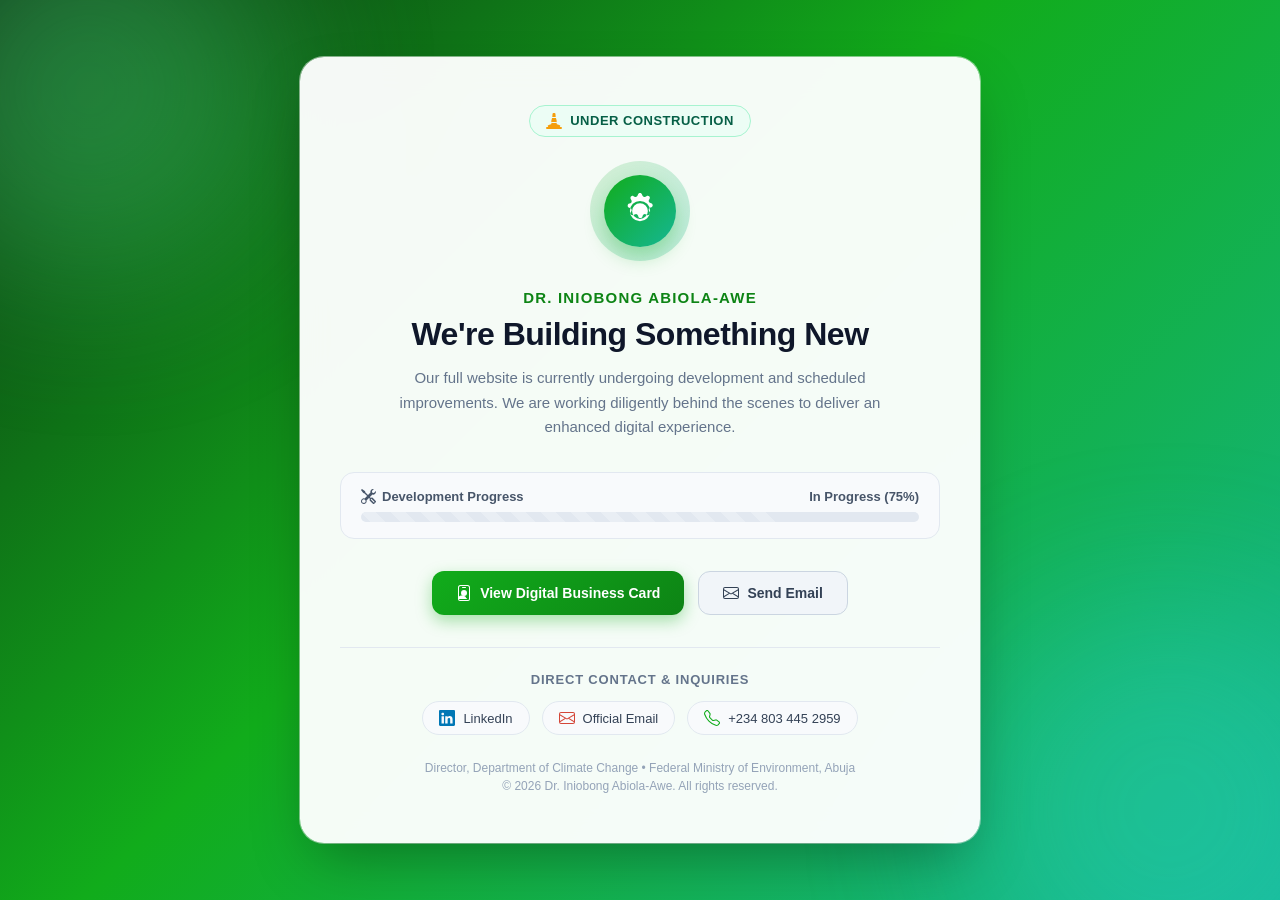
<file: index.html>
<!DOCTYPE html>
<html lang="en">
<head>
    <meta charset="UTF-8">
    <meta name="viewport" content="width=device-width, initial-scale=1.0">
    <title>Under Construction | Dr. Iniobong Abiola-Awe</title>
    <!-- Internal CSS (No external stylesheet or CDN dependencies) -->
    <style>
        :root {
            --primary: #11ac1b;
            --primary-dark: #0d8415;
            --primary-light: #58a24b;
            --accent: #15b794;
            --bg-gradient: linear-gradient(135deg, #0d3813 0%, #11ac1b 45%, #15b794 100%);
            --card-bg: rgba(255, 255, 255, 0.96);
            --text-dark: #1e293b;
            --text-muted: #64748b;
        }

        * {
            margin: 0;
            padding: 0;
            box-sizing: border-box;
        }

        body {
            min-height: 100vh;
            display: flex;
            align-items: center;
            justify-content: center;
            background: var(--bg-gradient);
            font-family: 'Segoe UI', -apple-system, BlinkMacSystemFont, Roboto, Helvetica, Arial, sans-serif;
            color: var(--text-dark);
            padding: 24px 16px;
            position: relative;
            overflow-x: hidden;
        }

        /* Ambient background glow elements */
        .bg-shape {
            position: fixed;
            border-radius: 50%;
            filter: blur(80px);
            z-index: 0;
            opacity: 0.35;
            pointer-events: none;
        }

        .bg-shape-1 {
            width: 380px;
            height: 380px;
            background: #4ade80;
            top: -100px;
            left: -100px;
        }

        .bg-shape-2 {
            width: 420px;
            height: 420px;
            background: #2dd4bf;
            bottom: -120px;
            right: -100px;
        }

        /* Main Container Card */
        .card-container {
            position: relative;
            z-index: 1;
            width: 100%;
            max-width: 680px;
            background: var(--card-bg);
            backdrop-filter: blur(16px);
            border-radius: 24px;
            box-shadow: 0 25px 60px -15px rgba(0, 0, 0, 0.35), 0 0 0 1px rgba(255, 255, 255, 0.5);
            padding: 48px 40px;
            text-align: center;
            animation: fadeIn 0.8s cubic-bezier(0.16, 1, 0.3, 1);
        }

        @keyframes fadeIn {
            from {
                opacity: 0;
                transform: translateY(20px) scale(0.98);
            }
            to {
                opacity: 1;
                transform: translateY(0) scale(1);
            }
        }

        /* General SVG Icon Helper */
        .svg-icon {
            display: inline-block;
            vertical-align: middle;
            fill: currentColor;
            flex-shrink: 0;
        }

        /* Status Badge */
        .badge {
            display: inline-flex;
            align-items: center;
            gap: 8px;
            background: #ecfdf5;
            color: #065f46;
            border: 1px solid #a7f3d0;
            padding: 7px 16px;
            border-radius: 9999px;
            font-size: 13px;
            font-weight: 600;
            letter-spacing: 0.5px;
            text-transform: uppercase;
            margin-bottom: 24px;
        }

        .badge-icon {
            color: #f59e0b;
        }

        /* Animated Center Icon */
        .icon-wrapper {
            position: relative;
            width: 100px;
            height: 100px;
            margin: 0 auto 28px;
            display: flex;
            align-items: center;
            justify-content: center;
        }

        .icon-bg {
            position: absolute;
            inset: 0;
            border-radius: 50%;
            background: linear-gradient(135deg, rgba(17, 172, 27, 0.15) 0%, rgba(21, 183, 148, 0.25) 100%);
            animation: pulseGlow 3s infinite ease-in-out;
        }

        .icon-inner {
            position: relative;
            width: 72px;
            height: 72px;
            border-radius: 50%;
            background: linear-gradient(135deg, #11ac1b, #15b794);
            color: #ffffff;
            display: flex;
            align-items: center;
            justify-content: center;
            box-shadow: 0 10px 20px rgba(17, 172, 27, 0.3);
        }

        .icon-inner .gear-svg {
            animation: spinGear 14s infinite linear;
        }

        @keyframes spinGear {
            from { transform: rotate(0deg); }
            to { transform: rotate(360deg); }
        }

        @keyframes pulseGlow {
            0%, 100% {
                transform: scale(1);
                opacity: 0.8;
            }
            50% {
                transform: scale(1.15);
                opacity: 0.4;
            }
        }

        /* Titles & text */
        h1 {
            font-size: 32px;
            font-weight: 800;
            color: #0f172a;
            line-height: 1.25;
            margin-bottom: 12px;
            letter-spacing: -0.5px;
        }

        .name-tag {
            font-size: 15px;
            font-weight: 700;
            color: #0d8415;
            text-transform: uppercase;
            letter-spacing: 1.2px;
            margin-bottom: 8px;
        }

        .description {
            font-size: 15px;
            line-height: 1.65;
            color: var(--text-muted);
            max-width: 520px;
            margin: 0 auto 32px;
        }

        /* Progress Bar */
        .progress-box {
            background: #f8fafc;
            border: 1px solid #e2e8f0;
            border-radius: 14px;
            padding: 16px 20px;
            margin-bottom: 32px;
            text-align: left;
        }

        .progress-header {
            display: flex;
            justify-content: space-between;
            align-items: center;
            margin-bottom: 8px;
            font-size: 13px;
            font-weight: 600;
            color: #475569;
        }

        .progress-title {
            display: inline-flex;
            align-items: center;
            gap: 6px;
        }

        .progress-track {
            width: 100%;
            height: 10px;
            background: #e2e8f0;
            border-radius: 999px;
            overflow: hidden;
            position: relative;
        }

        .progress-bar-fill {
            width: 75%;
            height: 100%;
            background: linear-gradient(90deg, #11ac1b, #15b794);
            border-radius: 999px;
            position: relative;
            background-size: 30px 30px;
            background-image: linear-gradient(
                45deg,
                rgba(255, 255, 255, 0.25) 25%,
                transparent 25%,
                transparent 50%,
                rgba(255, 255, 255, 0.25) 50%,
                rgba(255, 255, 255, 0.25) 75%,
                transparent 75%,
                transparent
            );
            animation: moveStripes 2s linear infinite;
        }

        @keyframes moveStripes {
            0% { background-position: 0 0; }
            100% { background-position: 30px 0; }
        }

        /* Action Buttons */
        .actions {
            display: flex;
            gap: 14px;
            justify-content: center;
            flex-wrap: wrap;
            margin-bottom: 32px;
        }

        .btn {
            display: inline-flex;
            align-items: center;
            justify-content: center;
            gap: 8px;
            padding: 13px 24px;
            border-radius: 12px;
            font-size: 14px;
            font-weight: 600;
            text-decoration: none;
            transition: all 0.25s ease;
            cursor: pointer;
        }

        .btn-primary {
            background: linear-gradient(135deg, #11ac1b, #0d8415);
            color: #ffffff;
            box-shadow: 0 6px 16px rgba(17, 172, 27, 0.35);
            border: none;
        }

        .btn-primary:hover {
            background: linear-gradient(135deg, #0d8415, #0a6510);
            transform: translateY(-2px);
            box-shadow: 0 8px 20px rgba(17, 172, 27, 0.45);
            color: #ffffff;
        }

        .btn-secondary {
            background: #f1f5f9;
            color: #334155;
            border: 1px solid #cbd5e1;
        }

        .btn-secondary:hover {
            background: #e2e8f0;
            color: #0f172a;
            transform: translateY(-2px);
        }

        /* Contact & Social Links */
        .contact-section {
            border-top: 1px solid #e2e8f0;
            padding-top: 24px;
        }

        .contact-heading {
            font-size: 13px;
            font-weight: 600;
            color: #64748b;
            text-transform: uppercase;
            letter-spacing: 0.8px;
            margin-bottom: 14px;
        }

        .contact-links {
            display: flex;
            align-items: center;
            justify-content: center;
            gap: 12px;
            flex-wrap: wrap;
        }

        .contact-link-pill {
            display: inline-flex;
            align-items: center;
            gap: 8px;
            padding: 8px 16px;
            border-radius: 999px;
            background: #f8fafc;
            border: 1px solid #e2e8f0;
            color: #334155;
            text-decoration: none;
            font-size: 13px;
            font-weight: 500;
            transition: all 0.2s ease;
        }

        .contact-link-pill:hover {
            background: #ffffff;
            border-color: #11ac1b;
            color: #11ac1b;
            transform: translateY(-1px);
            box-shadow: 0 4px 10px rgba(0, 0, 0, 0.05);
        }

        .icon-linkedin { color: #0077b5; }
        .icon-email { color: #d44638; }
        .icon-phone { color: #11ac1b; }

        /* Footer */
        .footer-note {
            margin-top: 24px;
            font-size: 12px;
            color: #94a3b8;
            line-height: 1.5;
        }

        /* Responsive */
        @media (max-width: 540px) {
            .card-container {
                padding: 36px 20px;
                border-radius: 20px;
            }

            h1 {
                font-size: 24px;
            }

            .btn {
                width: 100%;
            }

            .actions {
                flex-direction: column;
            }

            .contact-links {
                flex-direction: column;
                align-items: stretch;
            }

            .contact-link-pill {
                justify-content: center;
            }
        }
    </style>
</head>
<body>
    <!-- Ambient decorative glows -->
    <div class="bg-shape bg-shape-1"></div>
    <div class="bg-shape bg-shape-2"></div>

    <div class="card-container">
        <!-- Status Badge with inline SVG -->
        <div class="badge">
            <svg class="svg-icon badge-icon" width="16" height="16" viewBox="0 0 16 16">
                <path d="m9.97 4.88.953 3.811C10.159 8.878 9.14 9 8 9s-2.158-.122-2.923-.309L6.03 4.88C6.635 4.957 7.3 5 8 5s1.365-.043 1.97-.12zm-.245-.978L9.446.87C9.378.384 8.948 0 8.448 0H7.552c-.5 0-.93.384-.998.87L6.275 3.9C6.804 3.966 7.382 4 8 4s1.196-.034 1.725-.098m4.396 8.613a.5.5 0 0 1 .147.502L13.8 14H15a1 1 0 0 1 0 2H1a1 1 0 0 1 0-2h1.2l-.468-.985a.5.5 0 0 1 .148-.502C2.85 11.666 4.965 11 8 11s5.15.666 6.121 1.513M5.534 9.684C6.273 9.89 7.108 10 8 10s1.727-.11 2.466-.316l.729 2.916A16 16 0 0 1 8 13c-1.127 0-2.179-.108-3.195-.316z"/>
            </svg>
            <span>Under Construction</span>
        </div>

        <!-- Animated Center Icon -->
        <div class="icon-wrapper">
            <div class="icon-bg"></div>
            <div class="icon-inner">
                <svg class="svg-icon gear-svg" width="36" height="36" viewBox="0 0 16 16">
                    <path d="M7.068.727c.243-.97 1.62-.97 1.864 0l.071.286a1.13 1.13 0 0 0 1.622.534l.255-.153c.846-.507 1.879.358 1.372 1.204l-.153.255a1.13 1.13 0 0 0 .534 1.622l.286.071c.97.243.97 1.62 0 1.864l-.286.071a1.13 1.13 0 0 0-.534 1.622l.153.255c.507.846-.358 1.879-1.204 1.372l-.255-.153a1.13 1.13 0 0 0-1.622.534l-.071.286c-.243.97-1.62.97-1.864 0l-.071-.286a1.13 1.13 0 0 0-1.622-.534l-.255.153c-.846.507-1.879-.358-1.372-1.204l.153-.255a1.13 1.13 0 0 0-.534-1.622l-.286-.071c-.97-.243-.97-1.62 0-1.864l.286-.071a1.13 1.13 0 0 0 .534-1.622l-.153-.255c-.507-.846.358-1.879 1.204-1.372l.255.153a1.13 1.13 0 0 0 1.622-.534zM8 3.5a4.5 4.5 0 1 0 0 9 4.5 4.5 0 0 0 0-9M4.5 8a3.5 3.5 0 1 1 7 0 3.5 3.5 0 0 1-7 0"/>
                </svg>
            </div>
        </div>

        <!-- Identity & Heading -->
        <div class="name-tag">Dr. Iniobong Abiola-Awe</div>
        <h1>We're Building Something New</h1>
        <p class="description">
            Our full website is currently undergoing development and scheduled improvements.
            We are working diligently behind the scenes to deliver an enhanced digital experience.
        </p>

        <!-- Development Progress -->
        <div class="progress-box">
            <div class="progress-header">
                <span class="progress-title">
                    <svg class="svg-icon" width="15" height="15" viewBox="0 0 16 16">
                        <path d="M1 0 0 1l2.2 3.081a1 1 0 0 0 .815.419h.07a1 1 0 0 1 .708.293l2.675 2.675-2.617 2.654A3.003 3.003 0 0 0 0 13a3 3 0 1 0 5.878-.851l2.654-2.617.968.968-.305.914a1 1 0 0 0 .242 1.023l3.27 3.27a.997.997 0 0 0 1.414 0l1.586-1.586a.997.997 0 0 0 0-1.414l-3.27-3.27a1 1 0 0 0-1.023-.242L10.5 9.5l-.96-.96 2.68-2.643A3.005 3.005 0 0 0 16 3c0-.269-.035-.53-.102-.777l-2.14 2.141L12 4l-.364-1.757L13.777.102a3 3 0 0 0-3.675 3.68L7.462 6.46 4.793 3.793a1 1 0 0 1-.293-.707v-.071a1 1 0 0 0-.419-.814zm9.646 10.646a.5.5 0 0 1 .708 0l2.914 2.915a.5.5 0 0 1-.707.707l-2.915-2.914a.5.5 0 0 1 0-.708M3 11l.471.242.529.026.287.445.445.287.026.529L5 13l-.242.471-.026.529-.445.287-.287.445-.529.026L3 15l-.471-.242L2 14.732l-.287-.445L1.268 14l-.026-.529L1 13l.242-.471.026-.529.445-.287.287-.445.529-.026z"/>
                    </svg>
                    Development Progress
                </span>
                <span id="progressPercent">In Progress (75%)</span>
            </div>
            <div class="progress-track">
                <div class="progress-bar-fill" id="progressBar"></div>
            </div>
        </div>

        <!-- Primary Actions -->
        <div class="actions">
            <a href="index.html" class="btn btn-primary">
                <svg class="svg-icon" width="16" height="16" viewBox="0 0 16 16">
                    <path d="M6.5 2a.5.5 0 0 0 0 1h3a.5.5 0 0 0 0-1zM11 8a3 3 0 1 1-6 0 3 3 0 0 1 6 0"/>
                    <path d="M4.5 0A2.5 2.5 0 0 0 2 2.5V14a2 2 0 0 0 2 2h8a2 2 0 0 0 2-2V2.5A2.5 2.5 0 0 0 11.5 0zM3 2.5A1.5 1.5 0 0 1 4.5 1h7A1.5 1.5 0 0 1 13 2.5V14a1 1 0 0 1-1 1H4a1 1 0 0 1-1-1z"/>
                    <path d="M10.08 13.314c-.035-.386-.145-1.127-.852-1.748-.702-.616-1.848-1.066-3.228-1.066s-2.526.45-3.228 1.066c-.707.621-.817 1.362-.852 1.748A1 1 0 0 0 3 14h8a1 1 0 0 0 .08-.686"/>
                </svg>
                <span>View Digital Business Card</span>
            </a>
            <a href="mailto:iniabiolawe@yahoo.co.uk" class="btn btn-secondary">
                <svg class="svg-icon" width="16" height="16" viewBox="0 0 16 16">
                    <path d="M0 4a2 2 0 0 1 2-2h12a2 2 0 0 1 2 2v8a2 2 0 0 1-2 2H2a2 2 0 0 1-2-2zm2-1a1 1 0 0 0-1 1v.217l7 4.2 7-4.2V4a1 1 0 0 0-1-1zm13 2.383-4.708 2.825L15 11.105zm-.034 6.876-5.64-3.471L8 9.583l-1.326-.795-5.64 3.47A1 1 0 0 0 2 13h12a1 1 0 0 0 .966-.741M1 11.105l4.708-2.897L1 5.383z"/>
                </svg>
                <span>Send Email</span>
            </a>
        </div>

        <!-- Quick Contacts Section -->
        <div class="contact-section">
            <div class="contact-heading">Direct Contact & Inquiries</div>
            <div class="contact-links">
                <a href="https://linkedin.com/in/iniabiolawe" target="_blank" rel="noopener noreferrer" class="contact-link-pill">
                    <svg class="svg-icon icon-linkedin" width="16" height="16" viewBox="0 0 16 16">
                        <path d="M0 1.146C0 .513.526 0 1.175 0h13.65C15.474 0 16 .513 16 1.146v13.708c0 .633-.526 1.146-1.175 1.146H1.175C.526 16 0 15.467 0 14.854zm4.943 12.248V6.169H2.542v7.225zm-1.2-8.212c.837 0 1.358-.554 1.358-1.248-.015-.709-.52-1.248-1.342-1.248S2.4 3.226 2.4 3.934c0 .694.521 1.248 1.327 1.248zm4.908 8.212V9.359c0-.216.016-.432.08-.586.173-.431.568-.878 1.232-.878.869 0 1.216.662 1.216 1.634v3.865h2.401V9.25c0-2.22-1.184-3.252-2.764-3.252-1.274 0-1.845.7-2.165 1.193v.025h-.016l.016-.025V6.169h-2.4c.03.678 0 7.225 0 7.225z"/>
                    </svg>
                    <span>LinkedIn</span>
                </a>
                <a href="mailto:Iniobongabiola.awe@environment.gov.ng" class="contact-link-pill">
                    <svg class="svg-icon icon-email" width="16" height="16" viewBox="0 0 16 16">
                        <path d="M0 4a2 2 0 0 1 2-2h12a2 2 0 0 1 2 2v8a2 2 0 0 1-2 2H2a2 2 0 0 1-2-2zm2-1a1 1 0 0 0-1 1v.217l7 4.2 7-4.2V4a1 1 0 0 0-1-1zm13 2.383-4.708 2.825L15 11.105zm-.034 6.876-5.64-3.471L8 9.583l-1.326-.795-5.64 3.47A1 1 0 0 0 2 13h12a1 1 0 0 0 .966-.741M1 11.105l4.708-2.897L1 5.383z"/>
                    </svg>
                    <span>Official Email</span>
                </a>
                <a href="tel:+2348034452959" class="contact-link-pill">
                    <svg class="svg-icon icon-phone" width="16" height="16" viewBox="0 0 16 16">
                        <path d="M3.654 1.328a.678.678 0 0 0-1.015-.063L1.605 2.3c-.483.484-.661 1.169-.45 1.77a17.6 17.6 0 0 0 4.168 6.608 17.6 17.6 0 0 0 6.608 4.168c.601.211 1.286.033 1.77-.45l1.034-1.034a.678.678 0 0 0-.063-1.015l-2.307-1.794a.68.68 0 0 0-.58-.122l-2.19.547a1.75 1.75 0 0 1-1.657-.459L5.482 8.062a1.75 1.75 0 0 1-.46-1.657l.548-2.19a.68.68 0 0 0-.122-.58zM1.884.511a1.745 1.745 0 0 1 2.612.163L6.29 2.98c.329.423.445.974.315 1.494l-.547 2.19a.68.68 0 0 0 .178.643l2.457 2.457a.68.68 0 0 0 .644.178l2.189-.547a1.75 1.75 0 0 1 1.494.315l2.306 1.794c.829.645.905 1.87.163 2.611l-1.034 1.034c-.74.74-1.846 1.065-2.877.702a18.6 18.6 0 0 1-7.01-4.42 18.6 18.6 0 0 1-4.42-7.009c-.362-1.03-.037-2.137.703-2.877z"/>
                    </svg>
                    <span>+234 803 445 2959</span>
                </a>
            </div>
        </div>

        <!-- Footer -->
        <div class="footer-note">
            Director, Department of Climate Change &bull; Federal Ministry of Environment, Abuja<br>
            &copy; 2026 Dr. Iniobong Abiola-Awe. All rights reserved.
        </div>
    </div>

    <!-- Internal JavaScript (No external script or library dependencies) -->
    <script>
        document.addEventListener('DOMContentLoaded', function() {
            // Optional subtle progress entrance animation
            const bar = document.getElementById('progressBar');
            if (bar) {
                bar.style.width = '0%';
                setTimeout(() => {
                    bar.style.transition = 'width 1.2s cubic-bezier(0.4, 0, 0.2, 1)';
                    bar.style.width = '75%';
                }, 150);
            }
        });
    </script>
</body>
</html>
</file>
